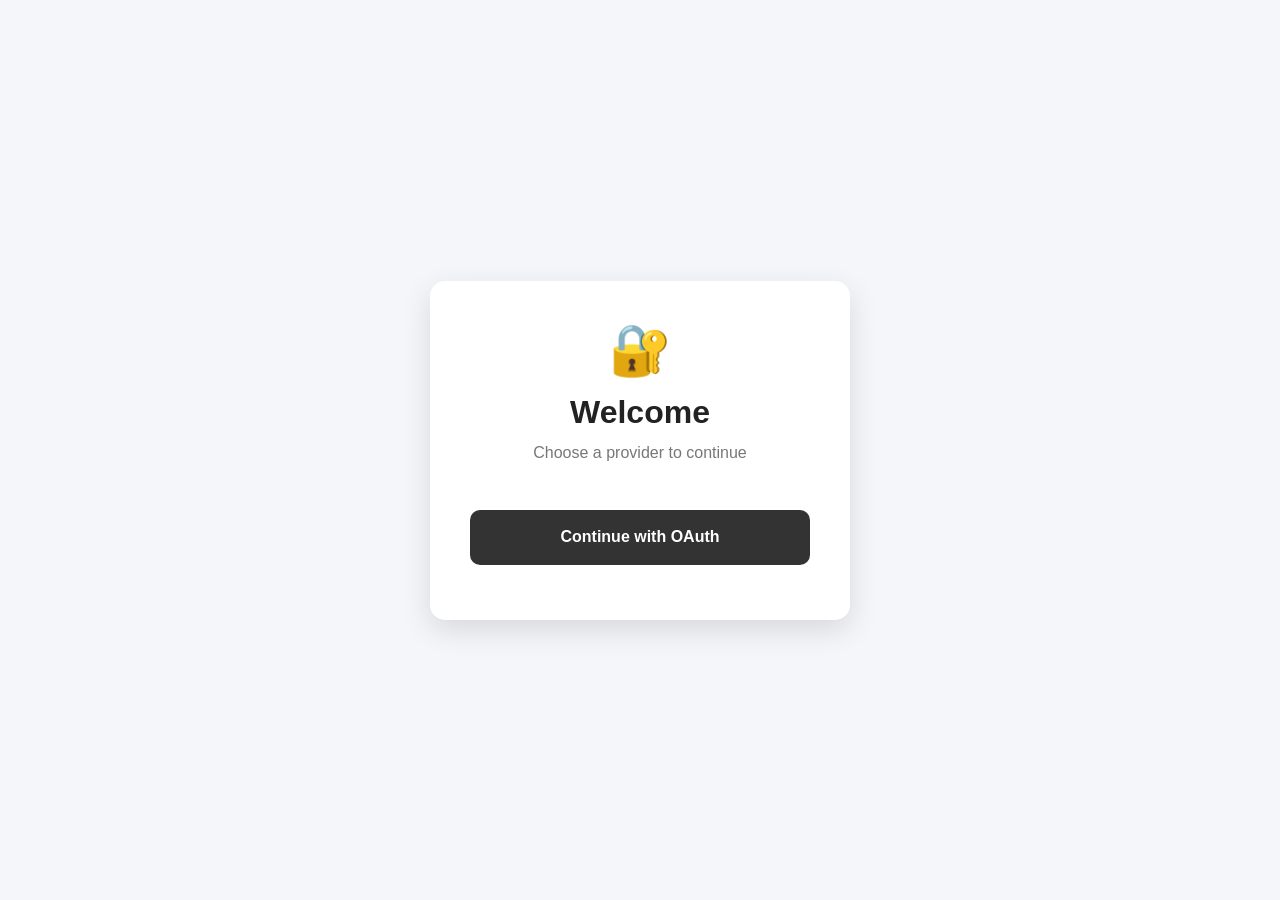
<file: oauth-frontend/index.html>
<!DOCTYPE html>
<html lang="en">

<head>
    <meta charset="UTF-8">
    <meta name="viewport" content="width=device-width, initial-scale=1.0">

    <title>OAuth Login</title>

    <link rel="stylesheet" href="style.css">
</head>

<body>

    <div class="page-container">

        <div class="login-card">

            <div class="lock-icon">🔐</div>

            <h1>Welcome</h1>

            <p class="subtitle">
                Choose a provider to continue
            </p>

            <!-- Initial OAuth button -->

            <div id="providerContainer">

                <button id="oauthButton" 
                class="oauth-button" 
                onclick="showProviders()">

                    Continue with OAuth

                </button>

            </div>


            <!-- Buttons will come from database -->

            <div id="providerContainer">

            </div>

        </div>

    </div>

    <script src="script.js"></script>

</body>

</html>
</file>
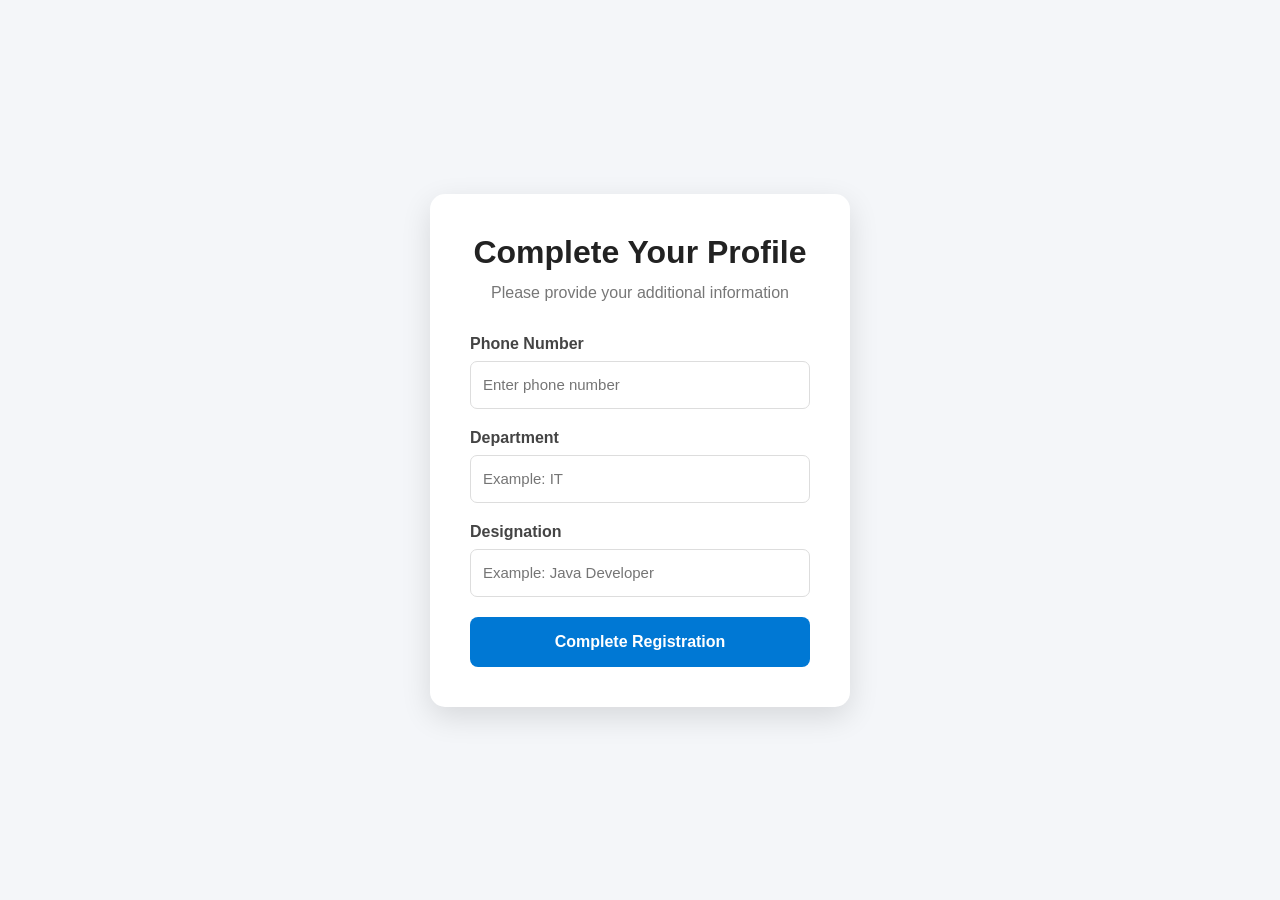
<file: oauth-frontend/register.html>
<!DOCTYPE html>
<html lang="en">

<head>

    <meta charset="UTF-8">

    <meta name="viewport"
          content="width=device-width, initial-scale=1.0">

    <title>Complete Registration</title>

    <link rel="stylesheet" href="style.css">

</head>

<body>

<div class="page-container">

    <div class="form-card">

        <h1>Complete Your Profile</h1>

        <p class="subtitle">
            Please provide your additional information
        </p>


        <form id="registrationForm">

            <div class="form-group">

                <label>Phone Number</label>

                <input
                        type="tel"
                        id="phone"
                        placeholder="Enter phone number"
                        required
                >

            </div>


            <div class="form-group">

                <label>Department</label>

                <input
                        type="text"
                        id="department"
                        placeholder="Example: IT"
                        required
                >

            </div>


            <div class="form-group">

                <label>Designation</label>

                <input
                        type="text"
                        id="designation"
                        placeholder="Example: Java Developer"
                        required
                >

            </div>


            <button type="submit"
                    class="submit-button">

                Complete Registration

            </button>

        </form>

    </div>

</div>

<script src="script.js"></script>

</body>

</html>
</file>
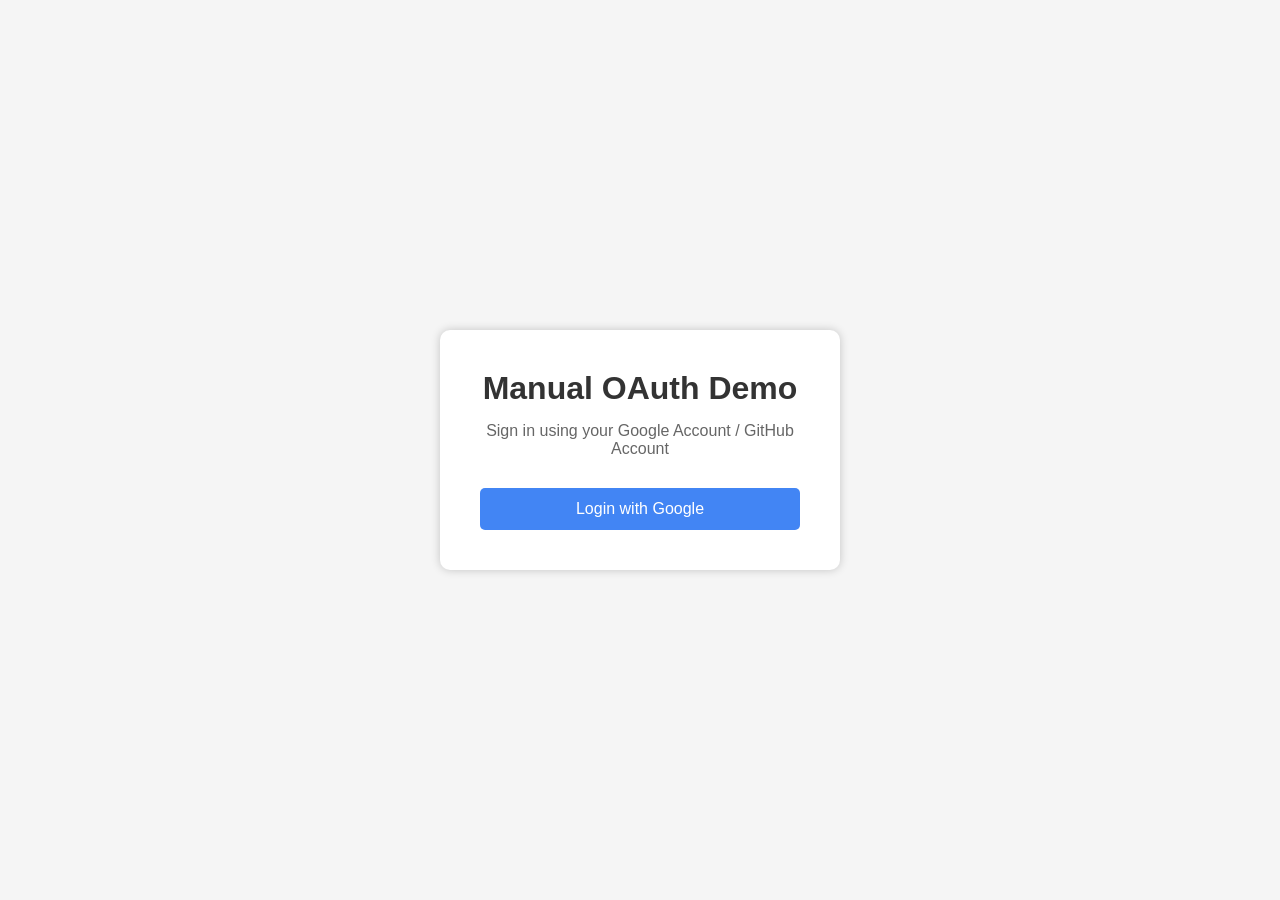
<file: Manual-OAuth/src/main/resources/templates/home.html>
<!DOCTYPE html>
<html xmlns:th="http://www.thymeleaf.org">
<head>
<meta charset="UTF-8">
<title>Google OAuth Login</title>
<link rel="icon" href="data:,">
<style>

*{
    margin:0;
    padding:0;
    box-sizing:border-box;
}

body{
    font-family:Arial, sans-serif;
    background:#f5f5f5;
    display:flex;
    justify-content:center;
    align-items:center;
    height:100vh;
}
.login-buttons {
    display: flex;
    flex-direction: column;
    gap: 12px;
}

.google-btn {
    display: inline-block;
    text-decoration: none;
    background: #4285F4;
    color: white;
    padding: 12px 24px;
    border-radius: 5px;
    font-size: 16px;
    transition: .3s;
}

.google-btn:hover {
    background: #2d6cdf;
}

.github-btn {
    display: inline-block;
    text-decoration: none;
    background: #24292e;
    color: white;
    padding: 12px 24px;
    border-radius: 5px;
    font-size: 16px;
    transition: .3s;
}

.github-btn:hover {
    background: #000;
}

.container{
    background:white;
    width:400px;
    padding:40px;
    text-align:center;
    border-radius:10px;
    box-shadow:0 0 10px rgba(0,0,0,.2);
}

h1{
    color:#333;
    margin-bottom:15px;
}

p{
    color:#666;
    margin-bottom:30px;
}

a{
    display:inline-block;
    text-decoration:none;
    background:#4285F4;
    color:white;
    padding:12px 24px;
    border-radius:5px;
    font-size:16px;
    transition:.3s;
}

a:hover{
    background:#2d6cdf;
}

</style>

</head>

<body>

<div class="container">

    <h1>Manual OAuth Demo</h1>

    <p>Sign in using your Google Account / GitHub Account</p>

	<div class="login-buttons">

	    <a class="google-btn" href="/oauth/google">
	        Login with Google
	    </a>

	   <!-- <a class="github-btn" href="/oauth/github">
	        Login with GitHub
	    </a>-->
		
		

	</div>

</div>

</body>
</html>
</file>
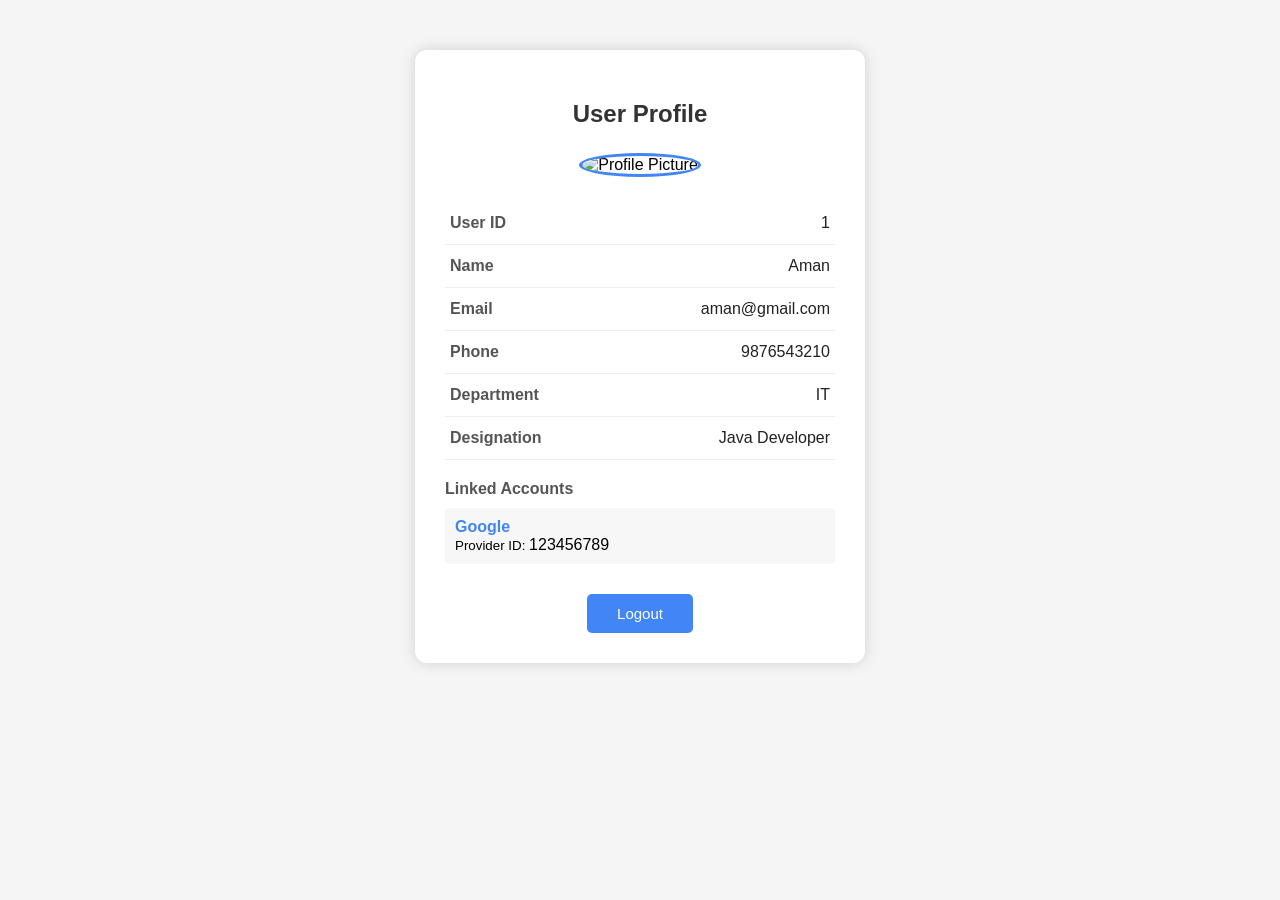
<file: Manual-OAuth/src/main/resources/templates/profile.html>
<!DOCTYPE html>

<html xmlns:th="http://www.thymeleaf.org">

<head>

    <meta charset="UTF-8">

    <title>User Profile</title>

    <style>

        * {
            box-sizing: border-box;
        }

        body {
            margin: 0;
            font-family: Arial, sans-serif;
            background: #f5f5f5;
        }

        .container {
            width: 450px;
            margin: 50px auto;
            background: white;
            padding: 30px;
            border-radius: 12px;
            box-shadow: 0 0 15px rgba(0, 0, 0, 0.15);
        }

        h2 {
            text-align: center;
            color: #333;
            margin-bottom: 25px;
        }

        .profile-image {
            text-align: center;
            margin-bottom: 25px;
        }

        .profile-image img {
            width: 120px;
            height: 120px;
            border-radius: 50%;
            border: 3px solid #4285F4;
            object-fit: cover;
        }

        .info {
            text-align: left;
        }

        .info-row {
            display: flex;
            justify-content: space-between;
            padding: 12px 5px;
            border-bottom: 1px solid #eee;
            gap: 20px;
        }

        .label {
            font-weight: bold;
            color: #555;
            min-width: 120px;
        }

        .value {
            color: #222;
            text-align: right;
            word-break: break-word;
        }

        .provider-section {
            margin-top: 20px;
        }

        .provider-title {
            font-weight: bold;
            color: #555;
            margin-bottom: 10px;
        }

        .provider-list {
            list-style: none;
            padding: 0;
            margin: 0;
        }

        .provider-list li {
            background: #f7f7f7;
            padding: 10px;
            margin-bottom: 8px;
            border-radius: 5px;
            text-align: left;
        }

        .provider-name {
            font-weight: bold;
            color: #4285F4;
            text-transform: capitalize;
        }

        .logout-container {
            text-align: center;
            margin-top: 30px;
        }

        .logout-button {
            background: #4285F4;
            color: white;
            border: none;
            padding: 11px 30px;
            border-radius: 5px;
            cursor: pointer;
            font-size: 15px;
        }

        .logout-button:hover {
            background: #2d6cdf;
        }

    </style>

</head>


<body>

<div class="container">

    <h2>User Profile</h2>


    <!-- Profile Picture -->

    <div class="profile-image">

        <img
            th:src="${user.profilePicture}"
            alt="Profile Picture"
        >

    </div>


    <!-- User Information -->

    <div class="info">


        <!-- User ID -->

        <div class="info-row">

            <span class="label">
                User ID
            </span>

            <span
                class="value"
                th:text="${user.id}">
                1
            </span>

        </div>


        <!-- Name -->

        <div class="info-row">

            <span class="label">
                Name
            </span>

            <span
                class="value"
                th:text="${user.name}">
                Aman
            </span>

        </div>


        <!-- Email -->

        <div class="info-row">

            <span class="label">
                Email
            </span>

            <span
                class="value"
                th:text="${user.email}">
                aman@gmail.com
            </span>

        </div>


        <!-- Phone -->

        <div class="info-row">

            <span class="label">
                Phone
            </span>

            <span
                class="value"
                th:text="${user.phone}">
                9876543210
            </span>

        </div>


        <!-- Department -->

        <div class="info-row">

            <span class="label">
                Department
            </span>

            <span
                class="value"
                th:text="${user.department}">
                IT
            </span>

        </div>


        <!-- Designation -->

        <div class="info-row">

            <span class="label">
                Designation
            </span>

            <span
                class="value"
                th:text="${user.designation}">
                Java Developer
            </span>

        </div>


    </div>


    <!-- Linked OAuth Providers -->

    <div class="provider-section">

        <div class="provider-title">
            Linked Accounts
        </div>


        <ul class="provider-list">

            <li th:each="provider : ${user.providers}">

                <span
                    class="provider-name"
                    th:text="${provider.provider}">
                    google
                </span>

                <br>

                <small>
                    Provider ID:
                </small>

                <span
                    th:text="${provider.providerId}">
                    123456789
                </span>

            </li>

        </ul>

    </div>


    <!-- Logout -->

    <div class="logout-container">

        <form
            th:action="@{/logout}"
            method="post">

            <button
                type="submit"
                class="logout-button">

                Logout

            </button>

        </form>

    </div>

</div>

</body>

</html>
</file>
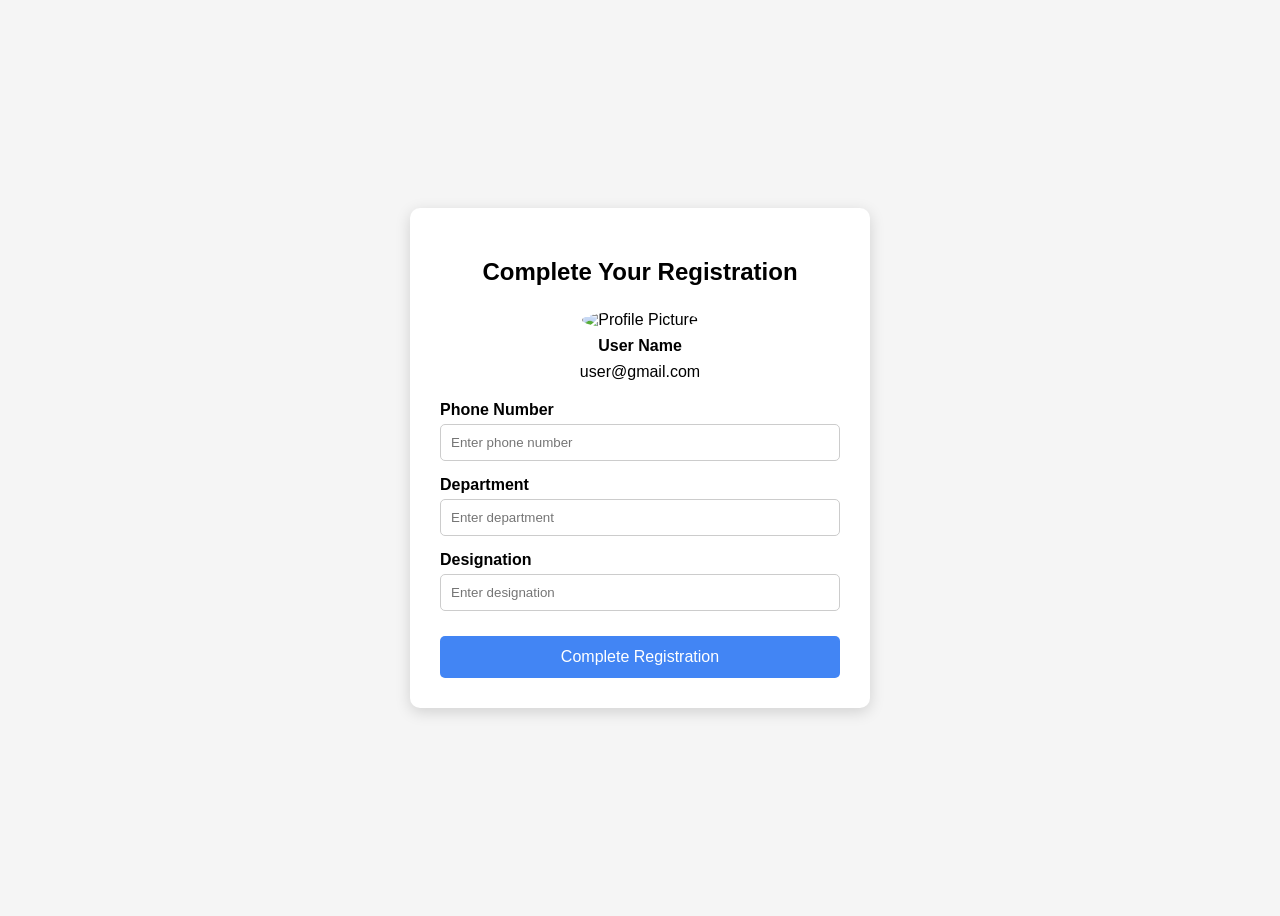
<file: Manual-OAuth/src/main/resources/templates/register.html>
<!DOCTYPE html>
<html xmlns:th="http://www.thymeleaf.org">

<head>

    <meta charset="UTF-8">

    <title>Complete Registration</title>

    <style>

        body {
            font-family: Arial, sans-serif;
            background: #f5f5f5;
            display: flex;
            justify-content: center;
            align-items: center;
            min-height: 100vh;
        }

        .register-container {
            width: 400px;
            background: white;
            padding: 30px;
            border-radius: 10px;
            box-shadow: 0 4px 15px rgba(0,0,0,0.15);
        }

        h2 {
            text-align: center;
            margin-bottom: 25px;
        }

        .google-info {
            text-align: center;
            margin-bottom: 20px;
        }

        .google-info img {
            width: 80px;
            height: 80px;
            border-radius: 50%;
        }

        .google-info p {
            margin: 8px 0;
        }

        label {
            display: block;
            margin-top: 15px;
            margin-bottom: 5px;
            font-weight: bold;
        }

        input,
        select {
            width: 100%;
            padding: 10px;
            box-sizing: border-box;
            border: 1px solid #ccc;
            border-radius: 5px;
        }

        button {
            width: 100%;
            margin-top: 25px;
            padding: 12px;
            border: none;
            border-radius: 5px;
            background: #4285f4;
            color: white;
            font-size: 16px;
            cursor: pointer;
        }

        button:hover {
            background: #3367d6;
        }

    </style>

</head>

<body>

<div class="register-container">

    <h2>Complete Your Registration</h2>


    <!-- Google Information -->

    <div class="google-info">

        <img th:src="${userInfo.picture}"
             alt="Profile Picture">

        <p>
            <strong th:text="${userInfo.name}">
                User Name
            </strong>
        </p>

        <p th:text="${userInfo.email}">
            user@gmail.com
        </p>

    </div>


    <!-- Registration Form -->

    <form th:action="@{/register}"
          method="post">


        <!-- Phone -->

        <label for="phone">
            Phone Number
        </label>

        <input
                type="text"
                id="phone"
                name="phone"
                placeholder="Enter phone number"
                required
        >


        <!-- Department -->

        <label for="department">
            Department
        </label>

        <input
                type="text"
                id="department"
                name="department"
                placeholder="Enter department"
                required
        >


        <!-- Designation -->

        <label for="designation">
            Designation
        </label>

        <input
                type="text"
                id="designation"
                name="designation"
                placeholder="Enter designation"
                required
        >


        <button type="submit">
            Complete Registration
        </button>

    </form>

</div>

</body>

</html>
</file>
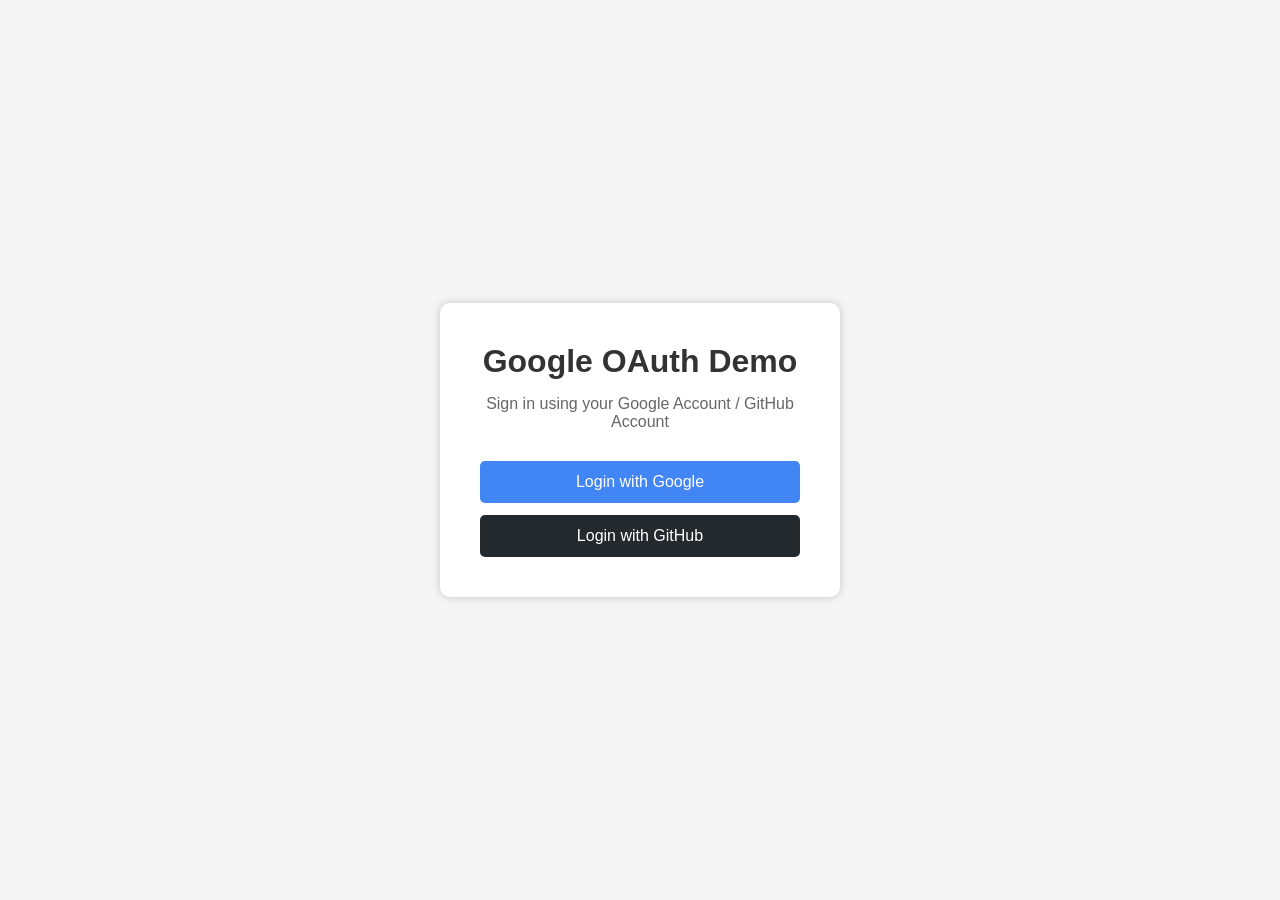
<file: OAuth-Implementation/src/main/resources/templates/home.html>
<!DOCTYPE html>
<html xmlns:th="http://www.thymeleaf.org">
<head>
<meta charset="UTF-8">
<title>Google OAuth Login</title>
<link rel="icon" href="data:,">
<style>

*{
    margin:0;
    padding:0;
    box-sizing:border-box;
}

body{
    font-family:Arial, sans-serif;
    background:#f5f5f5;
    display:flex;
    justify-content:center;
    align-items:center;
    height:100vh;
}
.login-buttons {
    display: flex;
    flex-direction: column;
    gap: 12px;
}

.google-btn {
    display: inline-block;
    text-decoration: none;
    background: #4285F4;
    color: white;
    padding: 12px 24px;
    border-radius: 5px;
    font-size: 16px;
    transition: .3s;
}

.google-btn:hover {
    background: #2d6cdf;
}

.github-btn {
    display: inline-block;
    text-decoration: none;
    background: #24292e;
    color: white;
    padding: 12px 24px;
    border-radius: 5px;
    font-size: 16px;
    transition: .3s;
}

.github-btn:hover {
    background: #000;
}

.container{
    background:white;
    width:400px;
    padding:40px;
    text-align:center;
    border-radius:10px;
    box-shadow:0 0 10px rgba(0,0,0,.2);
}

h1{
    color:#333;
    margin-bottom:15px;
}

p{
    color:#666;
    margin-bottom:30px;
}

a{
    display:inline-block;
    text-decoration:none;
    background:#4285F4;
    color:white;
    padding:12px 24px;
    border-radius:5px;
    font-size:16px;
    transition:.3s;
}

a:hover{
    background:#2d6cdf;
}

</style>

</head>

<body>

<div class="container">

    <h1>Google OAuth Demo</h1>

    <p>Sign in using your Google Account / GitHub Account</p>

	<div class="login-buttons">

	    <a class="google-btn" href="/oauth2/authorization/google">
	        Login with Google
	    </a>

	    <a class="github-btn" href="/oauth2/authorization/github">
	        Login with GitHub
	    </a>
		
		

	</div>

</div>

</body>
</html>
</file>
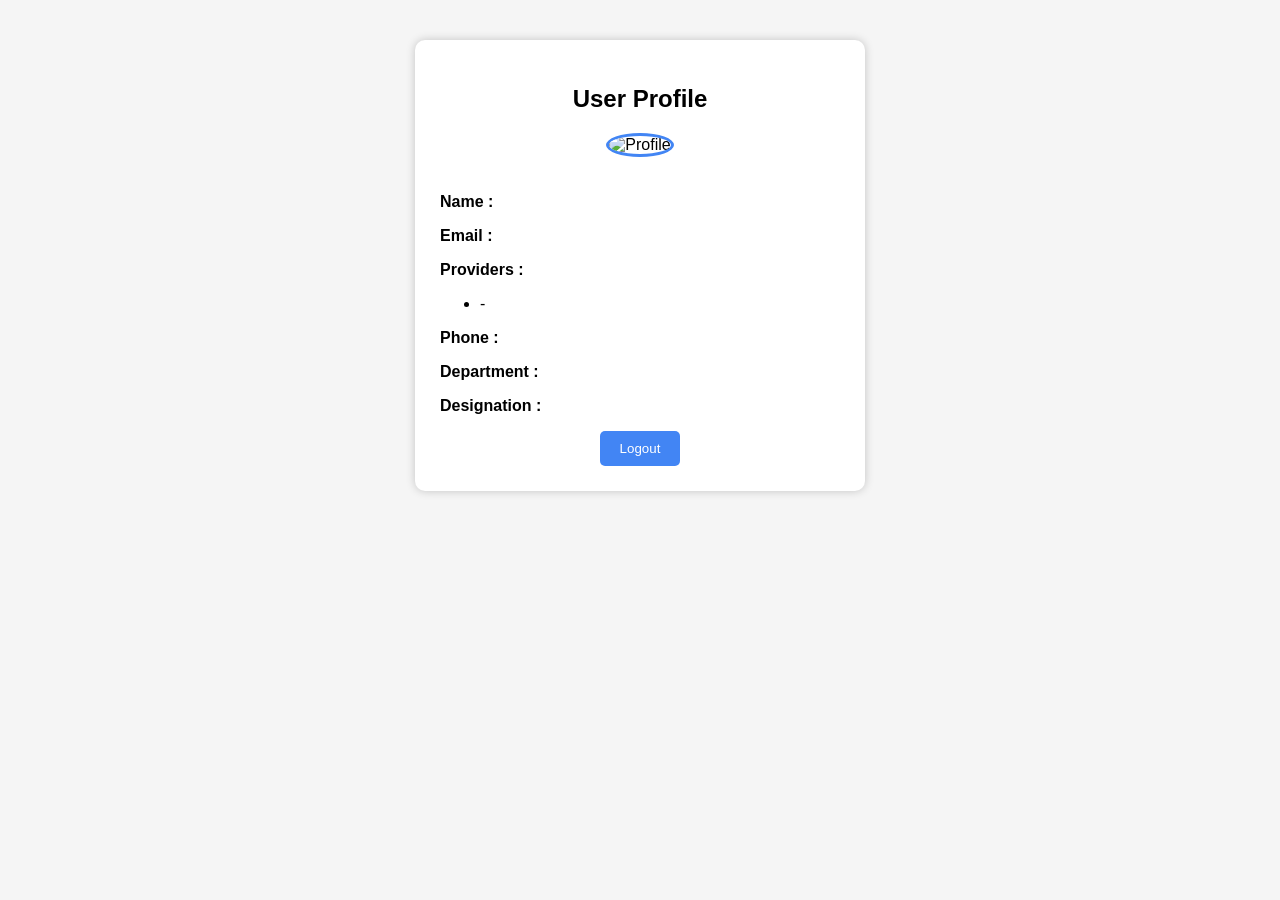
<file: OAuth-Implementation/src/main/resources/templates/profile.html>
<!DOCTYPE html>
<html xmlns:th="http://www.thymeleaf.org">

<head>
	<meta charset="UTF-8">
	<title>Profile</title>

	<style>
		body {
			font-family: Arial, sans-serif;
			background: #f5f5f5;
		}

		.container {
			width: 400px;
			margin: 40px auto;
			background: white;
			padding: 25px;
			border-radius: 10px;
			text-align: center;
			box-shadow: 0 0 10px rgba(0, 0, 0, .2);
		}

		img {
			width: 120px;
			height: 120px;
			border-radius: 50%;
			border: 3px solid #4285F4;
			object-fit: cover;
			margin-bottom: 20px;
		}

		p {
			text-align: left;
			font-size: 16px;
		}
		.linked-acc{
			text-align: left;
		}

		button {
			background: #4285F4;
			color: white;
			border: none;
			padding: 10px 20px;
			border-radius: 5px;
			cursor: pointer;
		}

		button:hover {
			background: #2d6cdf;
		}
	</style>

</head>

<body>

	<div class="container">

		<h2>User Profile</h2>

		<img th:src="${user.profilePicture}" alt="Profile">

		<p><b>Name :</b> <span th:text="${user.name}"></span></p>

		<p><b>Email :</b> <span th:text="${user.email}"></span></p>

		<p><b>Providers :</b></p>

		<ul class="linked-acc">
		    <li th:each="provider : ${user.providers}">
		        <span th:text="${provider.provider}"></span>
		        -
		        <span th:text="${provider.providerId}"></span>
		    </li>
		</ul>
		
		<p><b>Phone :</b> <span th:text="${user.phone}"></span></p>

		<p><b>Department :</b> <span th:text="${user.department}"></span></p>

		<p><b>Designation :</b> <span th:text="${user.designation}"></span></p>

		<form th:action="@{/logout}" method="post">

			<input type="hidden" th:name="${_csrf.parameterName}" th:value="${_csrf.token}" />

			<button type="submit">Logout</button>

		</form>

	</div>

</body>

</html>
</file>
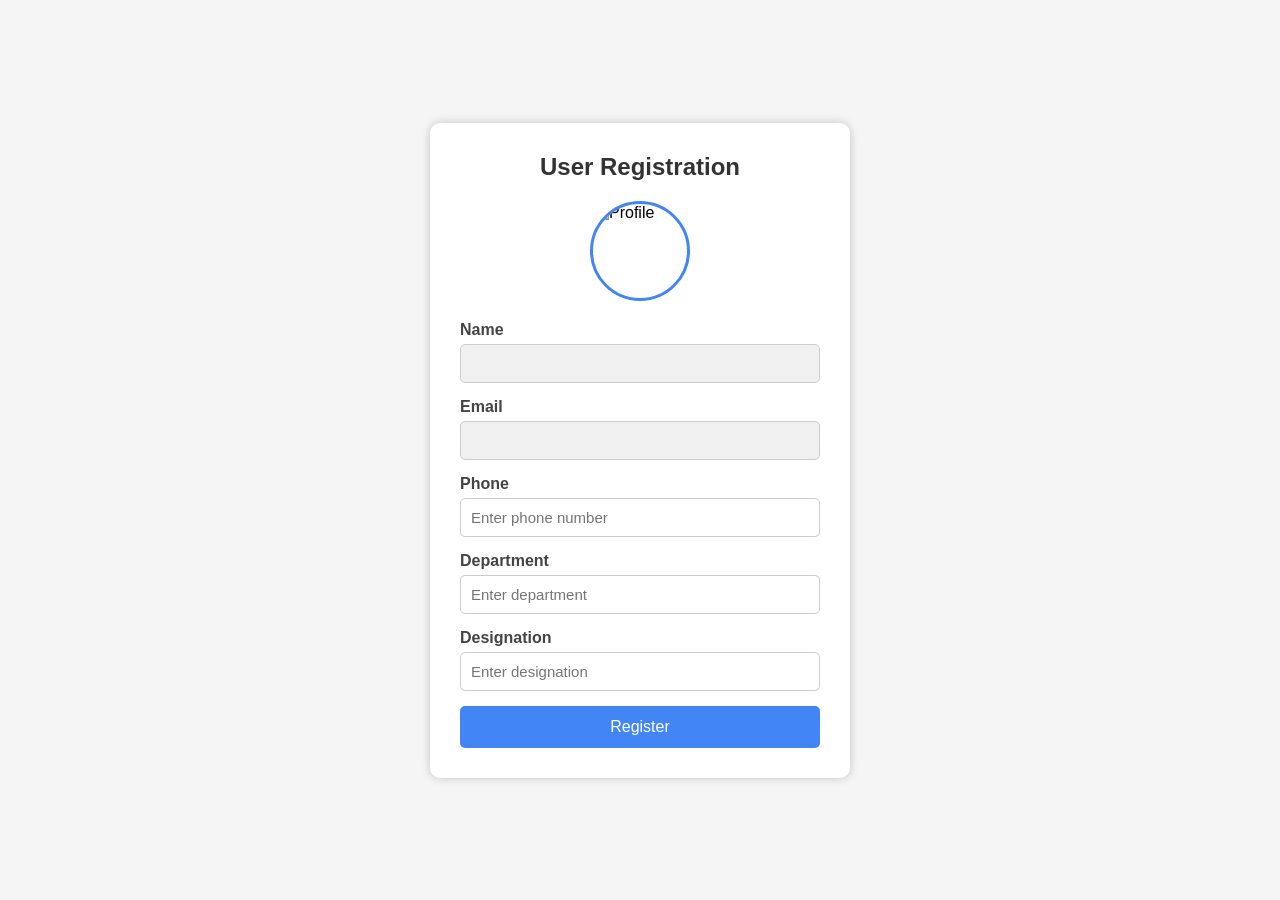
<file: OAuth-Implementation/src/main/resources/templates/register.html>
<!DOCTYPE html>
<html xmlns:th="http://www.thymeleaf.org">
<head>
<meta charset="UTF-8">
<title>User Registration</title>

<style>

*{
    margin:0;
    padding:0;
    box-sizing:border-box;
}

body{
    font-family:Arial, sans-serif;
    background:#f5f5f5;
    display:flex;
    justify-content:center;
    align-items:center;
    min-height:100vh;
}

.container{
    width:420px;
    background:white;
    padding:30px;
    border-radius:10px;
    box-shadow:0 0 10px rgba(0,0,0,.2);
}

h2{
    text-align:center;
    margin-bottom:20px;
    color:#333;
}

img{
    display:block;
    margin:0 auto 20px;
    width:100px;
    height:100px;
    border-radius:50%;
    object-fit:cover;
    border:3px solid #4285F4;
}

label{
    display:block;
    margin-bottom:5px;
    font-weight:bold;
    color:#444;
}

input{
    width:100%;
    padding:10px;
    margin-bottom:15px;
    border:1px solid #ccc;
    border-radius:5px;
    font-size:15px;
}

input:read-only{
    background:#f0f0f0;
}

button{
    width:100%;
    padding:12px;
    border:none;
    border-radius:5px;
    background:#4285F4;
    color:white;
    font-size:16px;
    cursor:pointer;
}

button:hover{
    background:#2d6cdf;
}

</style>

</head>
<body>

<div class="container">

<h2>User Registration</h2>

<form th:action="@{/register}" method="post">

    <!-- CSRF Token -->
    <input type="hidden"
           th:name="${_csrf.parameterName}"
           th:value="${_csrf.token}" />

    <img th:src="${picture}" alt="Profile">

    <label>Name</label>
    <input type="text" name="name" th:value="${name}" readonly>

    <label>Email</label>
    <input type="email" name="email" th:value="${email}" readonly>

    <label>Phone</label>
    <input type="text" name="phone" placeholder="Enter phone number">

    <label>Department</label>
    <input type="text" name="department" placeholder="Enter department">

    <label>Designation</label>
    <input type="text" name="designation" placeholder="Enter designation">

    <button type="submit">Register</button>

</form>

</div>

</body>
</html>
</file>
<file: oauth-frontend/style.css>
* {
    margin: 0;
    padding: 0;
    box-sizing: border-box;
}


body {
    font-family: Arial, sans-serif;
    background: #f4f6f9;
}


.page-container {

    min-height: 100vh;

    display: flex;

    justify-content: center;
    align-items: center;

    padding: 20px;

}


/* =========================
   LOGIN
========================= */

.login-card,
.form-card,
.profile-card {

    width: 100%;
    max-width: 420px;

    background: white;

    padding: 40px;

    border-radius: 15px;

    box-shadow:
            0 10px 30px rgba(0, 0, 0, 0.12);

    text-align: center;
}


.lock-icon {

    font-size: 50px;

    margin-bottom: 15px;
}


h1 {

    margin-bottom: 10px;

    color: #222;
}


.subtitle {

    color: #777;

    margin-bottom: 30px;

    line-height: 1.5;
}


/* =========================
   OAUTH BUTTONS
========================= */

.oauth-button {

    width: 100%;

    height: 55px;

    margin-bottom: 15px;

    border-radius: 8px;

    border: none;

    cursor: pointer;

    font-size: 16px;

    font-weight: bold;

    transition: 0.2s;

}


.oauth-button:hover {

    transform: translateY(-2px);

    box-shadow:
            0 6px 15px rgba(0, 0, 0, 0.15);

}


.google {

    background: white;

    color: #333;

    border: 1px solid #ddd;
}


.aws {

    background: #232f3e;

    color: white;
}


.azure {

    background: #0078d4;

    color: white;
}


.provider-icon {

    margin-right: 10px;
}


/* =========================
   REGISTER FORM
========================= */

.form-card {

    text-align: left;
}


.form-card h1,
.form-card .subtitle {

    text-align: center;
}


.form-group {

    margin-bottom: 20px;

}


label {

    display: block;

    margin-bottom: 8px;

    font-weight: bold;

    color: #444;

}


input {

    width: 100%;

    height: 48px;

    padding: 12px;

    border: 1px solid #ddd;

    border-radius: 7px;

    font-size: 15px;

}


input:focus {

    outline: none;

    border-color: #0078d4;

}


.submit-button {

    width: 100%;

    height: 50px;

    border: none;

    border-radius: 8px;

    background: #0078d4;

    color: white;

    font-size: 16px;

    font-weight: bold;

    cursor: pointer;

}


.submit-button:hover {

    background: #0063b1;
}


/* =========================
   PROFILE
========================= */

.profile-image img {

    width: 120px;

    height: 120px;

    border-radius: 50%;

    object-fit: cover;

    margin-bottom: 15px;

}


.profile-card {

    text-align: center;
}


.profile-card > p {

    color: #777;

    margin-bottom: 25px;
}


.profile-details {

    text-align: left;

    border-top: 1px solid #eee;

}


.profile-row {

    display: flex;

    justify-content: space-between;

    padding: 16px 0;

    border-bottom: 1px solid #eee;

}


.label {

    font-weight: bold;

    color: #444;
}


.logout-button {

    width: 100%;

    margin-top: 25px;

    height: 48px;

    border: none;

    border-radius: 8px;

    background: #dc3545;

    color: white;

    font-size: 16px;

    cursor: pointer;

}

.identities-section {
    align-items: flex-start;
}

#identitiesContainer {
    width: 100%;
}

.provider-item {
    margin-top: 10px;
    padding: 12px;
    border: 1px solid #ddd;
    border-radius: 8px;
    background: #f7f7f7;
}

.provider-item div {
    margin: 5px 0;
}

.logout-button:hover {

    background: #bb2d3b;
}


/* =========================
   MOBILE
========================= */

@media (max-width: 500px) {

    .login-card,
    .form-card,
    .profile-card {

        padding: 30px 20px;

    }

}

.oauth-button {
    width: 100%;
    padding: 15px;
    margin-top: 15px;

    border: none;
    border-radius: 10px;

    font-size: 16px;
    font-weight: bold;

    color: white;

    cursor: pointer;

    transition: 0.3s;
}

/* =====================
   CONTINUE WITH OAUTH
===================== */

#oauthButton {
    background: #333;
}

#oauthButton:hover {
    background: #555;
}


/* =====================
   GOOGLE
===================== */

.google-button {
    background: #e44a4a;
}

.google-button:hover {
    background: #e4e020;
}


/* =====================
   AWS
===================== */

.aws-button {
    background: #FF9900;
    color: #111;
}

.aws-button:hover {
    background: #E88B00;
}


/* =====================
   AZURE
===================== */

.azure-button {
    background: #0078D4;
}

.azure-button:hover {
    background: #005A9E;
}
</file>
